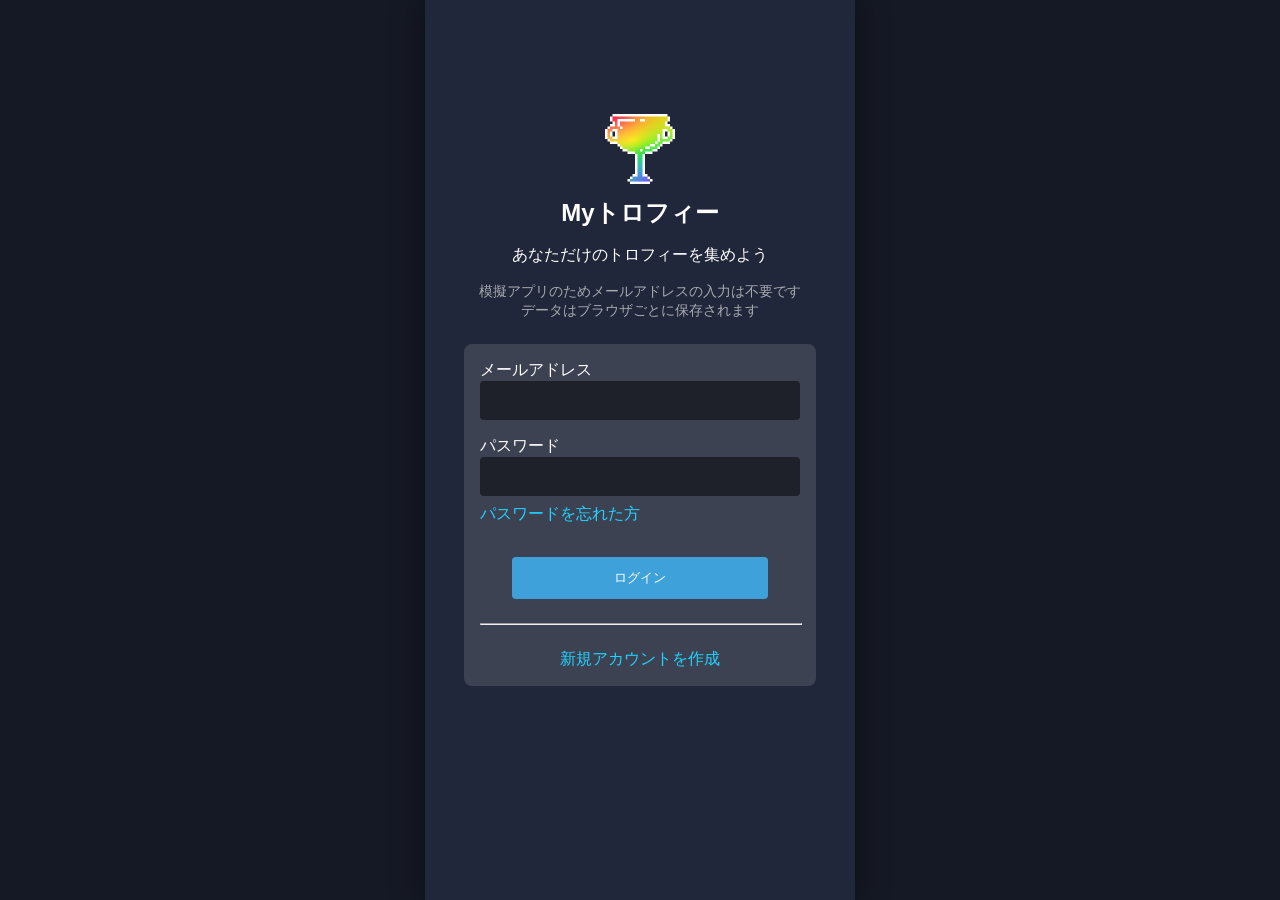
<file: index.html>
<!DOCTYPE html>
<html lang="ja">
<head>
    <meta charset="UTF-8">
    <meta name="viewport" content="width=device-width, initial-scale=1.0">
    <title>Trophy App</title>
    <link rel="stylesheet" href="all.css">
	<link rel="icon" href="image/icon/favicon.png">
    <link rel="apple-touch-icon" href="image/icon/app-icon.png">
    <script src="all.js" defer></script>
</head>
<body>
<header class="app-header">
    <button class="header-back hidden">
        <img src="image/icon/back.webp" alt="戻る" class="header-back hidden">
    </button>
    <h1 class="header-title">トロフィー一覧</h1>
    <div class="header-right">
        <button class="header-search">
            <img src="image/icon/search.webp" alt="検索" class="header-img">
        </button>
        <button class="header-setting">
            <img src="image/icon/settings.webp" alt="設定" class="header-img" >
        </button>
    </div>
</header>
<section class="trophy-summary">
    <h2>レアリティ別トロフィー一覧</h2>
    <div class="trophy-container">
        <button class="trophy-card" data-rarity="rainbow">
            <img src="image/icon/rainbow.webp" alt="">
            <p class="trophy-progress">
                <span class="current">○○○</span>
                    /
                <span class="total">○○○</span>
            </p>
            <div
                class="rarity-progress-bar"
                role="progressbar"
                aria-valuemin="0"
                aria-valuemax="100"
                aria-valuenow="0"
            >
    <div class="rarity-progress-fill"></div>
</div>
        </button>

        <button class="trophy-card" data-rarity="gold">
            <img src="image/icon/gold.webp" alt="">
            <p class="trophy-progress">
                <span class="current">○○○</span>
                    /
                <span class="total">○○○</span>
            </p>
            <div
                class="rarity-progress-bar"
                role="progressbar"
                aria-valuemin="0"
                aria-valuemax="100"
                aria-valuenow="0"
            >
    <div class="rarity-progress-fill"></div>
</div>
        </button>

        <button class="trophy-card" data-rarity="silver">
            <img src="image/icon/silver.webp" alt="">
            <p class="trophy-progress">
                <span class="current">○○○</span>
                    /
                <span class="total">○○○</span>
            </p>
            <div
                class="rarity-progress-bar"
                role="progressbar"
                aria-valuemin="0"
                aria-valuemax="100"
                aria-valuenow="0"
            >
    <div class="rarity-progress-fill"></div>
</div>
        </button>

        <button class="trophy-card" data-rarity="bronze">
            <img src="image/icon/bronze.webp" alt="">
            <p class="trophy-progress">
                <span class="current">○○○</span>
                    /
                <span class="total">○○○</span>
            </p>
            <div
                class="rarity-progress-bar"
                role="progressbar"
                aria-valuemin="0"
                aria-valuemax="100"
                aria-valuenow="0"
            >
    <div class="rarity-progress-fill"></div>
</div>
        </button>
    </div>
    <h2>カテゴリー一覧</h2>
</section>
<div class="trophy-popup" id="trophy-popup">
    <div class="trophy-popup-container">
        <button class="popup-close-button">
            ▼
        </button>
        <div class="popup-content">
            <img
                class="popup-trophy-image"
                src=""
                alt="">
            <p class="popup-progress">
                <span class="popup-current"></span>
                /
                <span class="popup-total"></span>
            </p>
            <div class="popup-progress-bar">
                <div
                    class="popup-progress-fill"
                    id="popup-progress-fill">
                </div>
            </div>
            <div id="trophy-list"></div>
        </div>
    </div>
</div>
<main class="category-list">
    <div id="category-list-container"></div>
        <button class="add-button" id="category-add-button">
            <span class="add-icon">＋</span>
            <span class="add-text">
                    カテゴリーを追加
            </span>
        </button>        
    </main>
    <div class="category-overlay" id="trophy-overlay"></div>
    <div class="category-menu" id="trophy-menu">
    <button class="category-menu-item" id="rename-trophy">
        名前変更
    </button>
    <button class="category-menu-item" id="trophy-image">
        画像変更
    </button>
    <button class="category-menu-item" id="change-category">
        カテゴリー変更
    </button>
    <button class="category-menu-item" id="change-rarity">
        レアリティ変更
    </button>
    <button class="category-menu-item" id="toggle-complete">
        クリア済みにする
    </button>
    <button class="category-menu-item" id="change-complete-date">
        クリア日時変更
    </button>
    <button class="category-menu-item delete" id="delete-trophy">
        削除
    </button>
</div>
<div class="category-overlay" id="category-overlay"></div>
<div class="category-menu" id="category-menu">
    <button class="category-menu-item" id="rename-category">
        名前変更
    </button>
    <button class="category-menu-item" id="category-image">
        画像変更
    </button>
    <button class="category-menu-item delete" id="delete-category">
        削除
    </button>
</div>
<div
    class="edit-name-modal"
    id="category-modal">
    <div class="edit-name-modal-content">
        <h2 class="edit-name-modal-title">
            カテゴリーを作成
        </h2>
        <!-- 画像 -->
        <div class="edit-image-preview-wrapper">
            <img
                class="edit-image-preview"
                id="category-create-preview"
                src="image/icon/default.webp"
                alt="カテゴリー画像のプレビュー">

            <button
                type="button"
                class="image-preview-reset"
                id="category-create-image-reset">
                ×
            </button>
        </div>
        <input
            type="file"
            id="category-create-image"
            accept="image/*"
            hidden>
        <button
            type="button"
            class="edit-image-select-button"
            id="category-create-select-image">
            画像を選択
        </button>
        <!-- 名前 -->
        <input
            type="text"
            class="edit-name-input"
            id="category-create-name"
            maxlength="30"
            placeholder="カテゴリー名を入力">
        <!-- 操作ボタン -->
        <div class="edit-name-modal-buttons">
            <button
                type="button"
                class="edit-name-cancel-button"
                id="cancel-button">
                キャンセル
            </button>
            <button
                type="button"
                class="edit-name-confirm-button"
                id="create-button">
                作成
            </button>
        </div>
    </div>
</div>
<div class="edit-name-modal" id="edit-name-modal">
    <div class="edit-name-modal-content" id="rename-category">
        <h2 class="edit-name-modal-title" id="edit-name-modal-title">
            名前変更
        </h2>
        <div class="edit-main-title-field">
            <label
                class="edit-input-label"
                id="edit-name-label"
                for="edit-name-input">
                トロフィー名
            </label>
            <input
                type="text"
                class="edit-name-input"
                id="edit-name-input"
                maxlength="30"
                placeholder="トロフィー名を入力">
        </div>
            <div
            class="edit-subtitle-field"
            id="edit-subtitle-field"
            hidden>
            <label
            class="edit-input-label"
            for="edit-subtitle-input">
                サブテキスト
            </label>
            <input
                type="text"
                class="edit-name-input"
                id="edit-subtitle-input"
                maxlength="30"
                placeholder="サブテキストを入力">
            </div>
            <div class="edit-name-modal-buttons">
            <button
                type="button"
                class="edit-name-cancel-button"
                id="edit-name-cancel-button">
                キャンセル
            </button>
            <button
                type="button"
                class="edit-name-confirm-button"
                id="edit-name-confirm-button">
                変更
            </button>
        </div>
    </div>
</div>
<div class="edit-image-modal" id="edit-image-modal">

    <div class="edit-image-modal-content">

        <h2 class="edit-image-modal-title" id="edit-image-modal-title">
            画像変更
        </h2>

        <div class="edit-image-preview-wrapper">

            <img
                class="edit-image-preview"
                id="edit-image-preview"
                src="image/icon/default.webp"
                alt="選択した画像のプレビュー"
            >
            <button
                type="button"
                class="image-preview-reset"
                id="create-trophy-image-reset">
                ×
            </button>
        </div>

        <input
            type="file"
            id="edit-image-input"
            accept="image/*"
            hidden
        >

        <button
            type="button"
            class="edit-image-select-button"
            id="edit-image-select-button"
        >
            画像を選択
        </button>

        <div class="edit-image-modal-buttons">

            <button
                type="button"
                class="edit-image-cancel-button"
                id="edit-image-cancel-button"
            >
                キャンセル
            </button>

            <button
                type="button"
                class="edit-image-confirm-button"
                id="edit-image-confirm-button"
            >
                変更
            </button>

        </div>

    </div>

</div>
<div class="change-category-modal" id="change-category-modal">
    <div class="change-category-modal-content">
        <h2
            class="change-category-modal-title"
            id="change-category-modal-title">
            カテゴリー変更
        </h2>
        <div
            class="change-category-list"
            id="change-category-list">
        </div>
        <div class="change-category-modal-buttons">
            <button
                type="button"
                class="change-category-cancel-button"
                id="change-category-cancel-button">
                キャンセル
            </button>
            <button
                type="button"
                class="change-category-confirm-button"
                id="change-category-confirm-button">
                変更
            </button>
        </div>
    </div>
</div>
<div
    class="change-rarity-modal"
    id="change-rarity-modal"
>
    <div class="change-rarity-modal-content">
        <h2 class="change-rarity-modal-title">
            レアリティ変更
        </h2>
        <div
            class="change-rarity-list"
            id="change-rarity-list"
        ></div>
        <div class="change-rarity-modal-buttons">
            <button
                type="button"
                class="change-rarity-cancel-button"
                id="change-rarity-cancel-button"
            >
                キャンセル
            </button>
            <button
                type="button"
                class="change-rarity-confirm-button"
                id="change-rarity-confirm-button"
            >
                変更
            </button>
        </div>
    </div>
</div>
<div class="change-complete-date-modal" id="change-complete-date-modal">
    <div class="change-complete-date-modal-content">
        <h2 class="change-complete-date-modal-title">
            クリア日時を変更
        </h2>
        <input
            type="date"
            class="change-complete-date-input"
            id="change-complete-date-input"
        >
        <div class="change-complete-date-modal-buttons">
            <button
                type="button"
                class="change-complete-date-cancel-button"
                id="change-complete-date-cancel-button"
            >
                キャンセル
            </button>
            <button
                type="button"
                class="change-complete-date-confirm-button"
                id="change-complete-date-confirm-button"
            >
                変更
            </button>
        </div>
    </div>
</div>
<div
    class="delete-trophy-modal"
    id="delete-trophy-modal"
>
    <div class="delete-trophy-modal-content">
        <h2 class="delete-trophy-modal-title">
            トロフィーを削除しますか？
        </h2>
        <p class="delete-trophy-modal-text">
            この操作は取り消せません。
        </p>
        <div class="delete-trophy-modal-buttons">
            <button
                type="button"
                class="delete-trophy-cancel-button"
                id="delete-trophy-cancel-button"
            >
                キャンセル
            </button>
            <button
                type="button"
                class="delete-trophy-confirm-button"
                id="delete-trophy-confirm-button"
            >
                削除
            </button>
        </div>
    </div>
</div>
<div
    class="delete-category-modal"
    id="delete-category-modal"
>
    <div class="delete-category-modal-content">
        <h2 class="delete-category-modal-title">
            カテゴリーを削除しますか？
        </h2>
        <p class="delete-category-modal-text">
            この操作は取り消せません。
        </p>
        <div class="delete-category-modal-buttons">
            <button
                type="button"
                class="delete-category-cancel-button"
                id="delete-category-cancel-button"
            >
                キャンセル
            </button>
            <button
                type="button"
                class="delete-category-next-button"
                id="delete-category-next-button"
            >
                確認
            </button>
        </div>
    </div>
</div>
<div
    class="delete-category-final-modal"
    id="delete-category-final-modal"
>
    <div class="delete-category-final-modal-content">
        <h2 class="delete-category-final-modal-title">
            本当に削除しますか？
        </h2>
        <p class="delete-category-final-modal-text">
            中に入っているトロフィーもすべて削除されます。
        </p>
        <div class="delete-category-final-modal-buttons">
            <button
                type="button"
                class="delete-category-final-cancel-button"
                id="delete-category-final-cancel-button"
            >
                戻る
            </button>
            <button
                type="button"
                class="delete-category-final-confirm-button"
                id="delete-category-final-confirm-button"
            >
                削除
            </button>
        </div>
    </div>
</div>
<div
    id="trophy-notification"
    class="trophy-notification"
>
    <img
        id="trophy-notification-image"
        class="trophy-notification-image"
        src=""
        alt=""
    >
    <div class="trophy-notification-info">
        <p class="trophy-notification-label">
            クリア済み ✓
        </p>
        <div class="trophy-notification-title-row">
            <img
                id="trophy-notification-rarity"
                class="trophy-notification-rarity"
                src=""
                alt=""
            >
            <p
                id="trophy-notification-title"
                class="trophy-notification-title"
            ></p>
        </div>
        <p
            id="trophy-notification-subtitle"
            class="trophy-notification-subtitle"
        ></p>
    </div>
</div>

<!-- チュートリアルポップアップ-->
<div
    id="tutorial-modal"
    class="tutorial-modal"
>
    <div class="tutorial-modal-content">
        <p>
            カテゴリー、トロフィーを作成して<br>
            オリジナルのトロフィーを獲得しよう！
        </p>
        <p>
            初めからあるトロフィーにも<br>挑戦してみよう！
        </p>
        <button
            id="tutorial-ok-button"
            type="button"
        >
            OK
        </button>
    </div>
</div>
</body>
</html>
</file>
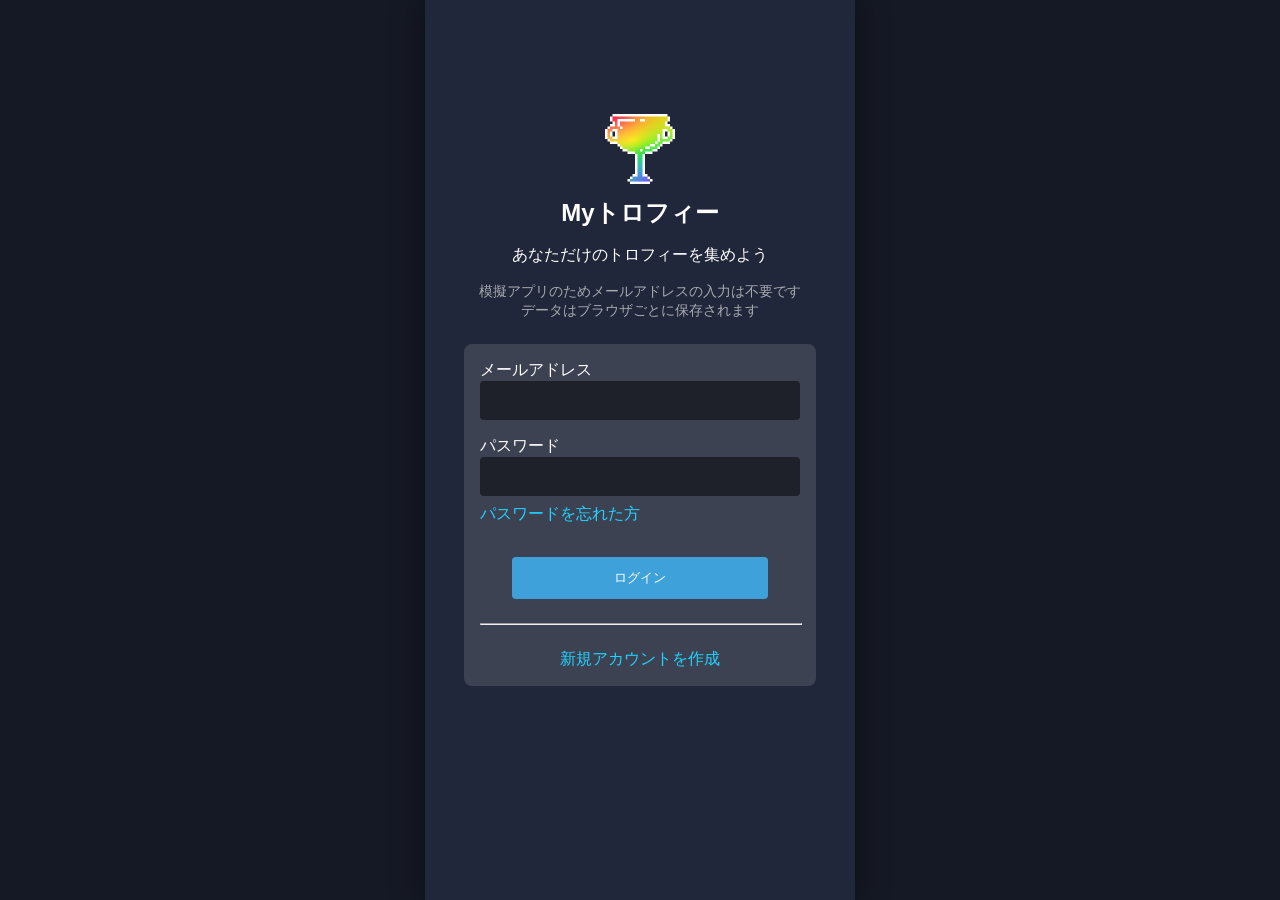
<file: login.html>
<!DOCTYPE html>
<html lang="ja">
<head>
    <meta charset="UTF-8">
    <meta name="viewport" content="width=device-width, initial-scale=1.0">
    <title>Trophy App</title>
    <link rel="stylesheet" href="all.css">
    <link rel="icon" href="image/icon/favicon.png">
    <link rel="apple-touch-icon" href="image/icon/app-icon.png">
    <script src="all.js" defer></script>
</head>
<body>
    <main class="login">
        <div class="login-header">
            <img src="image/icon/rainbow.webp" class="login-logo">
            <h1 class="login-title">Myトロフィー</h1>
            <p class="login-subtitle">あなただけのトロフィーを集めよう</p>
            <p class="login-subtext">模擬アプリのためメールアドレスの入力は不要です<br>
                                    データはブラウザごとに保存されます</p>
        </div>
        <div class="login-container">
            <form class="login-form">
                <div class="form-group">
                    <label for="email">メールアドレス</label>
                    <input
                        type="email"
                        id="email"
                        name="email"
                        placeholder=""
                        required>
                </div>
                <div class="form-group">
                    <label for="password">パスワード</label>
                    <input
                        type="password"
                        id="password"
                        name="password"
                        placeholder=""
                        required>
                    <a href="#" class="login-link">パスワードを忘れた方</a>
                </div>
                <button type="submit" class="login-button" id="login-button">
                    ログイン
                </button>
            </form>
            <hr class="login-line">
            <a href="sigunup.html" class="login-link">新規アカウントを作成</a>
        </div>
    </main>
</body>
</html>
</file>
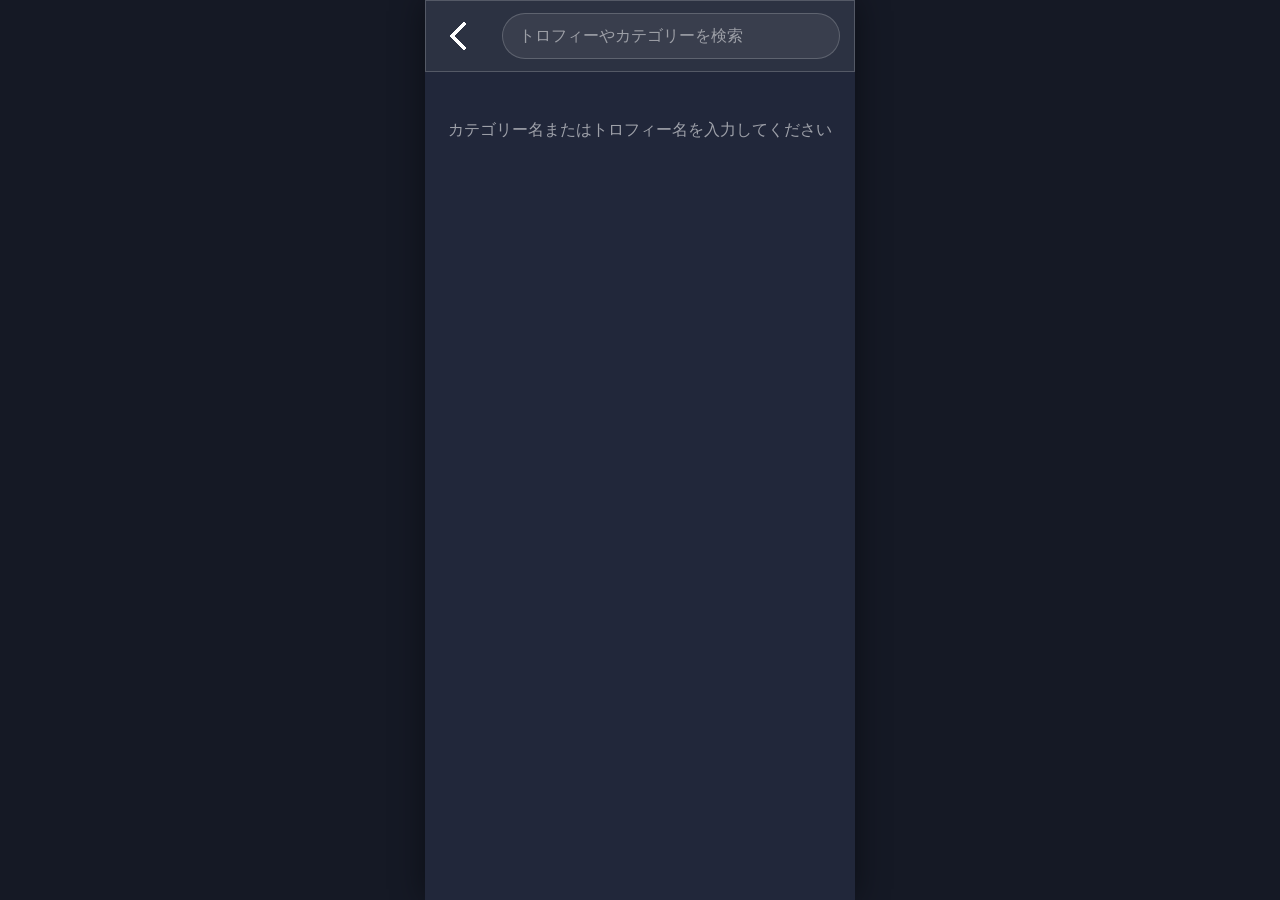
<file: search.html>
<!DOCTYPE html>
<html lang="ja">

<head>
    <meta charset="UTF-8">
    <meta
        name="viewport"
        content="width=device-width, initial-scale=1.0">

    <title>Trophy App</title>
    <link rel="stylesheet" href="all.css">
	<link rel="icon" href="image/icon/favicon.png">
    <link rel="apple-touch-icon" href="image/icon/app-icon.png">
    <script src="all.js" defer></script>
</head>
<body>
    <!-- ヘッダー -->
<header class="app-header search-page-header">

    <button
        type="button"
        class="header-back"
        id="search-back-button"
        aria-label="戻る"
    >
        <img
            src="image/icon/back.webp"
            alt=""
            class="header-img"
        >
    </button>

    <form
        class="search-form"
        id="search-form"
    >
        <input
            type="search"
            class="search-input"
            id="search-input"
            placeholder="トロフィーやカテゴリーを検索"
            autocomplete="off"
        >
    </form>

</header>
<main class="search-page">

    <p
        class="search-guide"
        id="search-guide"
    >
        カテゴリー名またはトロフィー名を入力してください
    </p>

    <p
        class="search-empty"
        id="search-empty"
        hidden
    >
        該当するカテゴリーやトロフィーはありません
    </p>

    <section
        class="search-result-section"
        id="search-category-section"
        hidden
    >
        <h2 class="search-result-title">
            カテゴリー
        </h2>

        <div
            class="search-result-list"
            id="search-category-results"
        ></div>
    </section>

    <section
        class="search-result-section"
        id="search-trophy-section"
        hidden
    >
        <h2 class="search-result-title">
            トロフィー
        </h2>

        <div
            class="search-result-list"
            id="search-trophy-results"
        ></div>
    </section>

</main>
</body>
</html>
</file>
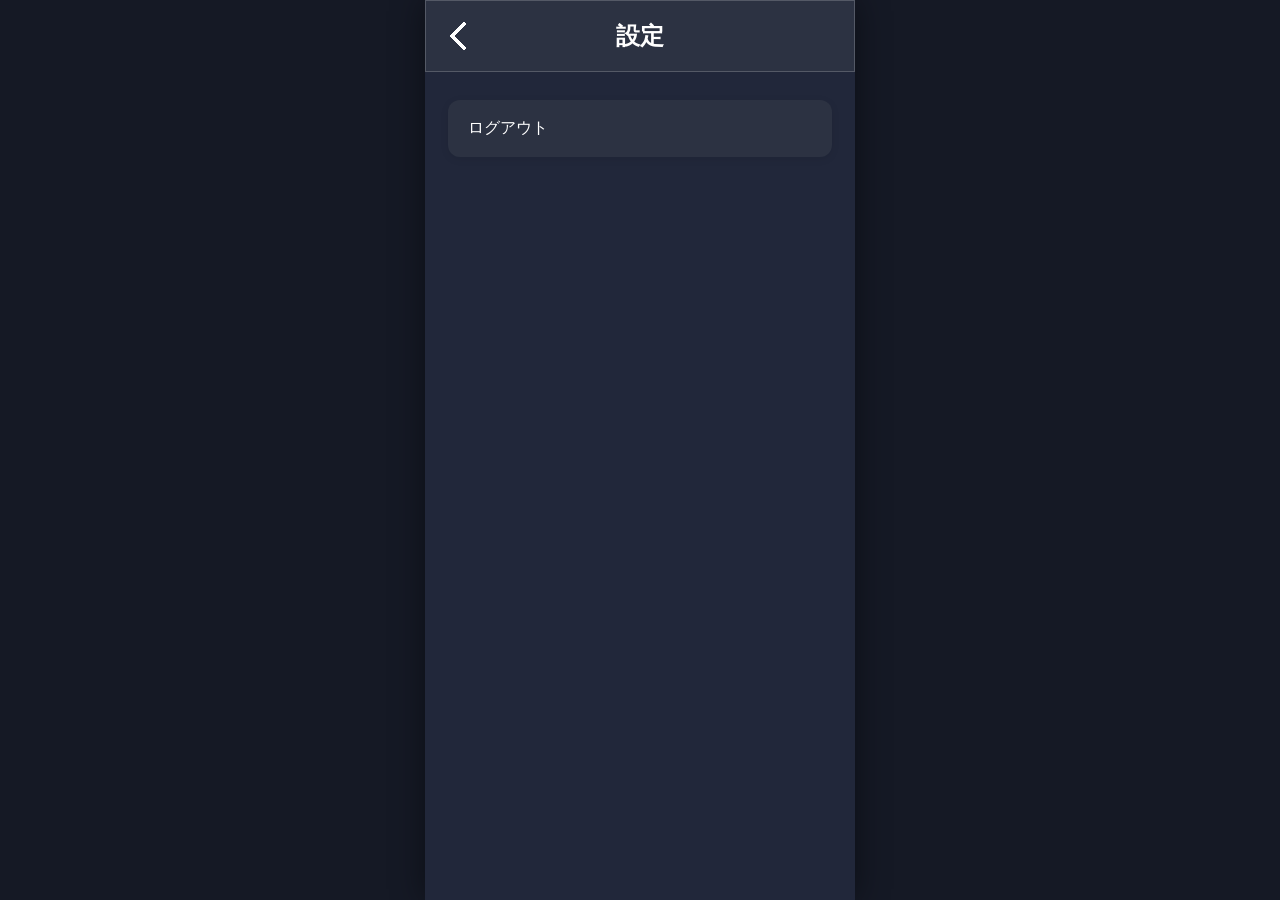
<file: settings.html>
<!DOCTYPE html>
<html lang="ja">
<head>
    <meta charset="UTF-8">
    <meta name="viewport" content="width=device-width, initial-scale=1.0">
    <title>Trophy App</title>
    <link rel="stylesheet" href="all.css">
	<link rel="icon" href="image/icon/favicon.png">
    <link rel="apple-touch-icon" href="image/icon/app-icon.png">
    <script src="all.js" defer></script>
</head>
<body>
<header class="app-header">
    <button
        type="button"
        class="header-back"
        id="search-back-button"
        aria-label="戻る"
    >
        <img
            src="image/icon/back.webp"
            alt=""
            class="header-img"
        >
    </button>

    <h1 class="header-title">設定</h1>
</header>
<main>
    <section class="settings">
    <div class="settings-item" id="logout-button">
        <span>ログアウト</span>
    </div>
    </section>
</main>
<div class="logout-modal" id="logout-modal">
    <div class="logout-modal-content">

        <h2 class="logout-modal-title">
            ログアウト
        </h2>

        <p class="logout-modal-text">
            ログアウトしますか？
        </p>

        <div class="logout-modal-buttons">
            <button
                type="button"
                class="logout-cancel-button"
                id="logout-no"
            >
                いいえ
            </button>

            <button
                type="button"
                class="logout-confirm-button"
                id="logout-yes"
            >
                はい
            </button>
        </div>

    </div>
</div>
</body>
</html>
</file>
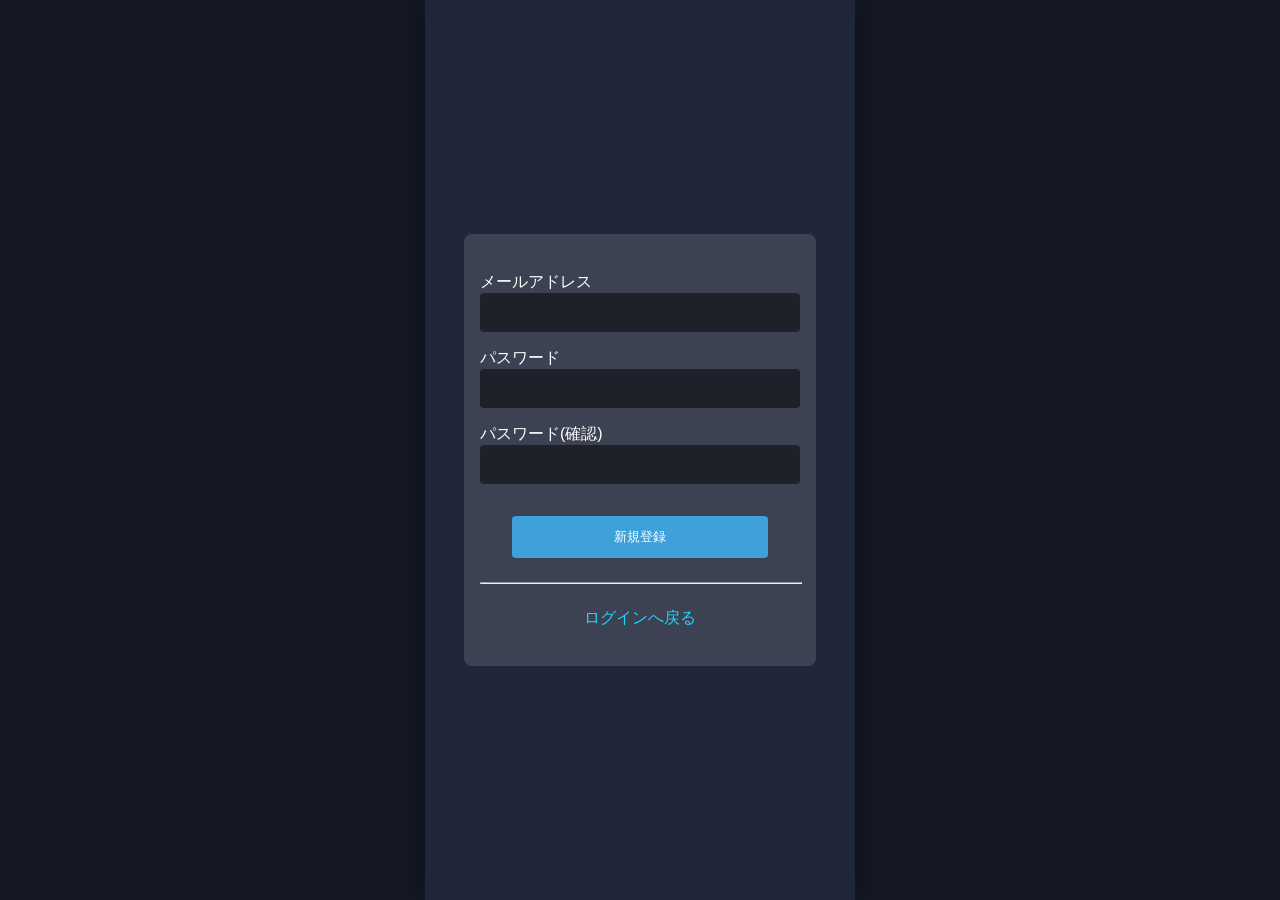
<file: sigunup.html>
<!DOCTYPE html>
<html lang="ja">
<head>
    <meta charset="UTF-8">
    <meta name="viewport" content="width=device-width, initial-scale=1.0">
    <title>Trophy App</title>
    <link rel="stylesheet" href="all.css">
	<link rel="icon" href="image/icon/favicon.png">
    <link rel="apple-touch-icon" href="image/icon/app-icon.png">
    <script src="all.js" defer></script>
</head>
<body>
    <main class="login new-user">
        <div class="login-container new-user-container">
            <form class="login-form">
                <div class="form-group">
                    <label for="password">メールアドレス</label>
                    <input
                        type="new-email"
                        id="new-email"
                        name="new-email"
                        placeholder=""
                        required>
                </div>
                <div class="form-group">
                    <label for="password">パスワード</label>
                    <input
                        type="new-password"
                        id="new-password"
                        name="new-password"
                        placeholder=""
                        required>
                </div>
                <div class="form-group">
                    <label for="password">パスワード(確認)</label>
                    <input
                        type="new-password-confirm"
                        id="new-password-confirm"
                        name="new-password-confirm"
                        placeholder=""
                        required>
                </div>
                <button type="submit" class="login-button" id="new-user-button">
                    新規登録
                </button>
            </form>
            <hr class="login-line">
            <a href="login.html" class="login-link">ログインへ戻る</a>
        </div>
    </main>
</body>
</html>
</file>
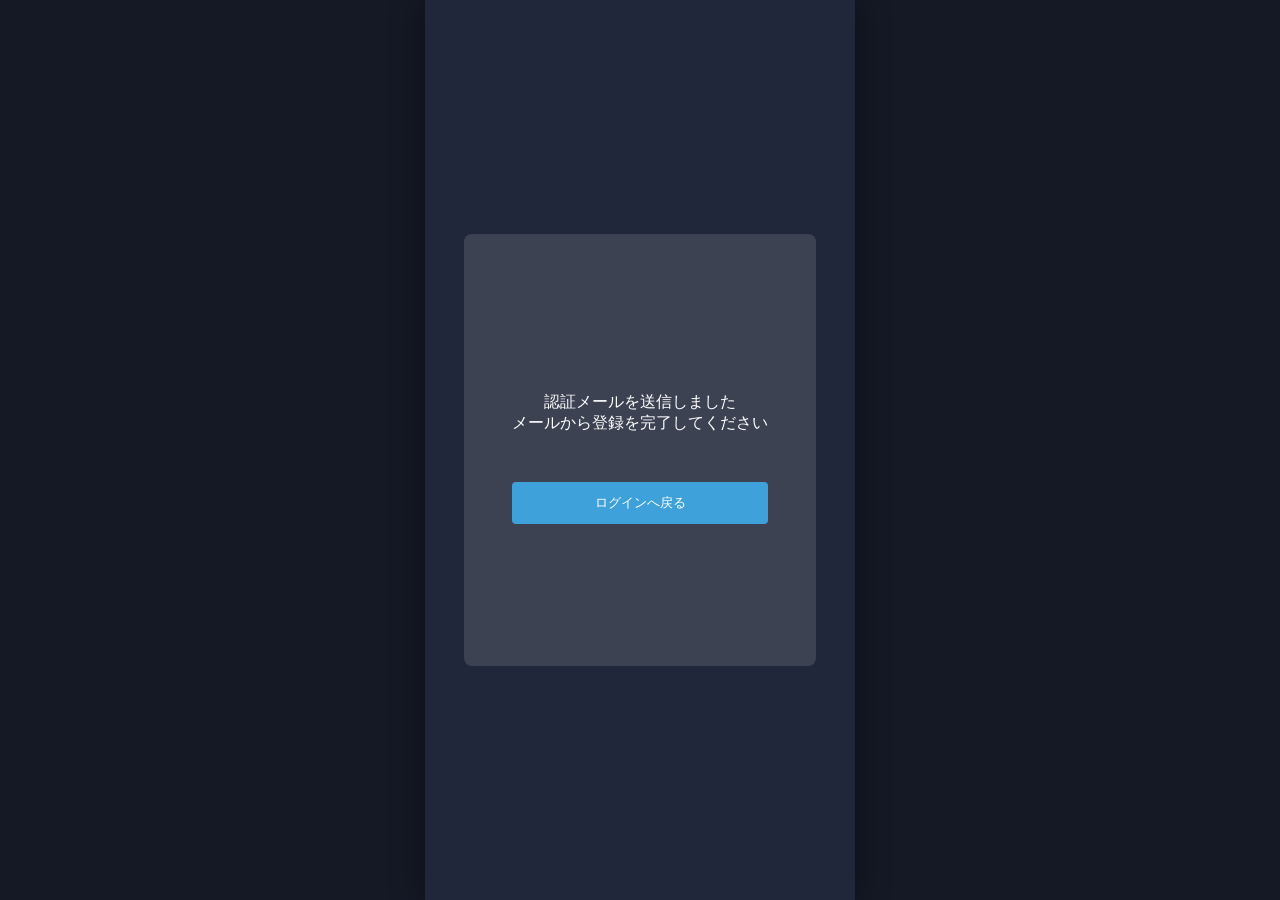
<file: sigunupmail.html>
<!DOCTYPE html>
<html lang="ja">
<head>
    <meta charset="UTF-8">
    <meta name="viewport" content="width=device-width, initial-scale=1.0">
    <title>Trophy App</title>
    <link rel="stylesheet" href="all.css">
	<link rel="icon" href="image/icon/favicon.png">
    <link rel="apple-touch-icon" href="image/icon/app-icon.png">
    <script src="all.js" defer></script>
</head>
<body>
    <main class="login new-user">
        <div class="login-container new-user-container">
            <form class="login-form">
                <div class="form-group">
                    <p>
                        認証メールを送信しました<br>
                        メールから登録を完了してください
                    </p>
                </div>
                <button type="submit" class="login-button" id="back-login-button">
                    ログインへ戻る
                </button>
            </form>
        </div>
    </main>
</body>
</html>
</file>
<file: all.css>
/*共通*/
body {
    margin: 0;
    padding: 0;
    font-family: Arial, sans-serif;
    background-color: #21273a;
    color: #ffffff;
    min-height: 100vh;
}

h1{
    font-size: 1.5rem;
}

h2{
    margin: 1rem 0;
    font-size: 1.25rem;
    line-height: 1;
}

h3{
    margin: 1rem 0;
    font-size: 1.1rem;
    line-height: 1;
}

/*ログイン画面 登録画面*/
.login {
    width: 100%;
    min-height: 90vh;
    display: flex;
    flex-flow: column;
    justify-content: center;
    align-items: center;
    box-sizing: border-box;
}

.new-user {
    min-height: 100vh;
}

.login-container {
    background-color: #ffffff20;
    margin: 1rem;
    padding: 1rem;
    display: flex;
    flex-flow: column;
    justify-content: center;
    align-items: center;
    gap: 1rem;
    border-radius: 0.5rem;
}

.new-user-container {
    height: 25rem;
}

.login-header {
    display: flex;
    flex-flow: column;
    justify-content: center;
    align-items: center;
}

.login-logo {
    width: 5rem;
    height: auto;
}

.login-title {
    font-size: 1.5rem;
    font-weight: bold;
    margin-top: 0.5rem;
    margin-bottom: 0.5rem;
    
}

.login-subtitle {
    font-size: 1rem;
    margin-top: 0.5rem;
    margin-bottom: 0.5rem;
}

.login-subtext  {
    font-size: 0.9rem;
    margin-top: 0.5rem;
    margin-bottom: 0.5rem;
    color: #ffffff9a;
    text-align: center;
}

.login-form {
    display: flex;
    flex-flow: column;
    justify-content: center;
    align-items: center;
    gap: 1rem;
}

.form-group {
    width: 20rem;
    display: flex;
    flex-flow: column;
    justify-content: center;
    align-items: left;
}

.form-group label {
    width: 100%;
}

.form-group input {
    padding-top: 0.75rem;
    padding-bottom: 0.75rem;
    background-color: #00000080;
    color: #ffffff;
    border: none;
    border-radius: 0.25rem;
}

.form-group a {
    width: 100%;
    margin-top: 0.5rem;
}

.form-group p {
    width: 100%;
    text-align: center;
}

.login-button {
    width: 80%;
    padding-top: 0.75rem;
    padding-bottom: 0.75rem;
    background-color: #3fa1da;
    color: #ffffff;
    border: none;
    border-radius: 0.25rem;
    margin-top: 1rem;
}

.login-line {
    width: 100%;
}

.login-link {
    color: #21d3ff;
    text-decoration: none;
}

/* ヘッダー */
.app-header{
    position: fixed;
    top: 0;
    left: 0;
    display: grid;
    grid-template-columns: 5rem 1fr 5rem;
    align-items: center;
    width: 100%;
    height: 4.5rem;
    padding: 0 1rem;
    box-sizing: border-box;
    background-color: #2c3242;
    border: 0.1rem solid #ffffff30;
    z-index: 1000;
}

.header-back{
    display: flex;
    align-items: center;
    justify-content: flex-start;
    width: 3rem;
    height: 3rem;
    padding: 0;
    background: none;
    border: none;
    cursor: pointer;
    justify-self: start;
}

.header-title{
    margin: 0;
    text-align: center;
    line-height: 1;
    justify-self: center;
}

.header-right{
    display: flex;
    align-items: center;
    justify-content: flex-end;
    gap: 0.5rem;
    justify-self: end;
}

.header-search,
.header-setting{
    display: flex;
    align-items: center;
    justify-content: center;
    width: 2rem;
    height: 2rem;
    padding: 0;
    background: none;
    border: none;
    cursor: pointer;
}

.header-img{
    display: block;
    width: 2rem;
    height: 2rem;
    object-fit: contain;
}

.header-back.hidden{
    visibility: hidden;
    pointer-events: none;
}

/* レアリティ別トロフィー */
.trophy-summary{
    position: fixed;
    top: 4.5rem;
    left: 0;
    width: 100%;
    text-align: center;
    background-color: #21273a;
    z-index: 100;
}

.trophy-container{
    display: grid;
    grid-template-columns: repeat(4, 1fr);
    gap: 0.5rem;
    padding: 0rem 0.5rem;
    box-sizing: border-box;
    z-index: 90;
}

.trophy-card{
    display: flex;
    flex-direction: column;
    align-items: center;
    justify-content: space-between;
    height: 8rem;
    padding: 0.8rem;
    border: 0.1rem solid #ffffff30;
    border-radius: 0.8rem;
    background-color: #ffffff10;
    color: #ffffff;
    cursor: pointer;
}

.trophy-card img{
    width: 3.5rem;
    object-fit: contain;
}

.trophy-progress {
    width: 100%;
    margin: 0.25rem 0;
    text-align: center;
}

.rarity-progress-bar {
    width: 100%;
    height: 0.5rem;
    overflow: hidden;
    border-radius: 999rem;
    background: #555555;
}

.rarity-progress-fill {
    width: 0%;
    height: 100%;
    border-radius: 999rem;
    background: linear-gradient(
        90deg,
        #3fa1da,
        #3f5bda
    );
    transition: width 0.3s;
}

/* カテゴリー一覧 */
.category-wrapper{
    position: relative;
    width: 100%;
    margin-bottom: 0.5rem;
}

.category-list{
    display: flex;
    flex-direction: column;
    align-items: center;
    padding: 19rem 0.5rem 0rem 0.5rem;
}

#category-list-container {
    width: 100%;
    display: flex;
    flex-direction: column;
}

.category-card{
    display: flex;
    align-items: center;
    width: 100%;
    height: 6rem;
    padding: 0.8rem;
    border: 0.1rem solid #ffffff30;
    border-radius: 1rem;
    background: #ffffff10;
    color: #ffffff;
    cursor: pointer;
}

.category-image{
    flex-shrink: 0;
    width: 5rem;
    height: 5rem;
    overflow: hidden;
    border-radius: 0.75rem;
    background-color: #ffffff10;
}

.category-photo{
    width: 100%;
    height: 100%;
    object-fit: contain;
}


.category-info{
    flex: 1;
    display: flex;
    flex-direction: column;
    text-align: left;
    margin-left: 1rem;
    gap: 0.25rem;
}

.category-title{
    margin: 0;
    font-weight: bold;
    padding-right: 4rem;
}


.category-progress{
    margin: 0;
    font-size: 0.25rem 0;
    text-align: right;
    margin-right: 3rem;
}


.progress-bar{
    margin-right: 3rem;
    height: 0.5em;
    background:#555555;
    border-radius:999rem;
    overflow:hidden;
}

.progress-fill{
    width:0%;
    height:100%;
    background:linear-gradient(
        90deg,
        #3fa1da,
        #3f5bda
    );
    border-radius:999rem;
    transition:width .3s;
}

.category-wrapper,
.trophy-item {
    user-select: none;
    -webkit-user-select: none;
    -webkit-touch-callout: none;

    /* カード本体は普通に縦スクロール */
    touch-action: pan-y;
}

/* ドラッグハンドル */

.category-drag-handle,
.trophy-drag-handle {
    position: absolute;
    right: 0.5rem;
    top: 50%;
    transform: translateY(-50%);
    width: 2rem;
    height: 5rem;
    display: flex;
    justify-content: center;
    align-items: center;
    padding: 0;
    border: none;
    border-radius: 0.5rem;
    background: #ffffff18;
    color: #ffffff;
    font-size: 1.2rem;
    line-height: 1;
    cursor: grab;
    user-select: none;
    -webkit-user-select: none;
    /* ここだけブラウザスクロールさせない */
    touch-action: none;
    z-index: 20;
}

.category-drag-handle:active,
.trophy-drag-handle:active {
    cursor: grabbing;
}

/* 元の場所を示す薄いカード */
.category-wrapper.dragging,
.trophy-item.dragging {
    opacity: 0.2;
}

.popup-content .trophy-item {
    touch-action: pan-y;
}

/* 指についてくる複製 */
.category-drag-preview,
.trophy-drag-preview {
    position: fixed;
    z-index: 5000;
    margin: 0;
    opacity: 0.9;
    pointer-events: none;
    transform: scale(1.03);
    box-shadow: 0 0.75rem 2rem #00000080;
}

body.category-dragging,
body.trophy-dragging {
    overflow: hidden;
}

body.category-dragging {
    overflow: hidden;
}
body.trophy-dragging {
    overflow: hidden;
}

.category-drop-indicator,
.trophy-drop-indicator {
    width: 100%;
    height: 0.3rem;
    margin: 0.4rem 0;
    border-radius: 999rem;
    background: #3fa1da;
    box-shadow: 0 0 0.5rem #3fa1da;
    pointer-events: none;
}

.trophy-item.trophy-drag-preview {
    position: fixed;
    margin: 0;
}
/* レアリティごとのクリア率 */

.popup-progress-bar {
    height: 0.6rem;
    overflow: hidden;
    margin-bottom: 1rem;
    margin-left: 0.5rem;
    margin-right: 0.5rem;
    border-radius: 999rem;
    background: #555555;
}

.popup-progress-fill {
    width: 0%;
    height: 100%;
    border-radius: 999rem;
    background: linear-gradient(
        90deg,
        #3fa1da,
        #3f5bda
    );
    transition: width 0.3s ease;
}

.category-setting{
    position: absolute;
    top: .5rem;
    right: 3rem;
    width: 2rem;
    height: 2rem;
    display: flex;
    justify-content: center;
    align-items: center;
    border: none;
    border-radius: 50%;
    background: #ffffff1f;
    border: 0.1rem solid #ffffff30;
    cursor: pointer;
    z-index: 30;
}

.category-setting img{
    width: 1.5rem;
    height: 1.5rem;
    transition: transform .25s ease;
}

/* メニューが開いている状態 */
.category-setting.open img{
    transform: rotate(45deg);
}

/* カテゴリー追加 */
.add-button{
    display: flex;
    flex-direction: column;
    justify-content: center;
    align-items: center;
    width: 100%;
    height: 6rem;
    padding: 0.8rem;
    border: 0.1rem dashed #ffffff30;
    border-radius: 1rem;
    background: #ffffff1f;
    cursor: pointer;
    transition: .2s;
}

.add-icon{
    font-size: 2.5rem;
    font-weight: bold;
    line-height: 1;
    color: #ffffff;
}

.add-text{
    margin-top: .5rem;
    font-size: 1rem;
    color: #ffffff;
}

/*　レアリティごとポップアップ　*/
.trophy-popup{
    position:fixed;
    inset:0;
    display:none;
    justify-content:center;
    align-items:flex-end;
    z-index:2000;
}

.trophy-popup.show{
    display:flex;
}

.trophy-popup-container{
    pointer-events:auto;
    position: absolute;
    top: 16rem;
    left: 0;
    right: 0;
    max-width: 40rem;
    height: calc(100vh - 16.5rem);
    margin-left: 0.5rem;
    margin-right: 0.5rem;
    margin-bottom: 0.5rem;
    background: #21273a;
    border:0.1rem solid #ffffff30;
    border-radius:1rem;
    display: flex;
    flex-direction: column;
    overflow: hidden;
}

.popup-close-button{
    width:100%;
    height:3.5rem;
    border:none;
    background:none;
    background-color:#ffffff10;
    color:#fff;
    font-size:2rem;
    cursor:pointer;
}

.popup-content{
    flex:1;
    overflow-y:auto;
    padding-left: 0.5rem;
    padding-right: 0.5rem;

    touch-action: pan-y;
    -webkit-overflow-scrolling: touch;
}

.popup-trophy-image{
    display:block;
    width:8rem;
    margin:auto;
}

.popup-progress{
    text-align:center;
    color:#fff;
    font-size:1.2rem;
}

/* カテゴリー設定メニュー */
.category-menu{
    position: fixed;
    display: none;
    flex-direction: column;
    width: 12rem;
    max-width: calc(100vw - 1rem);
    max-height: calc(100vh - 1rem);
    box-sizing: border-box;
    background: #2d303d;
    border: .1rem solid #ffffff20;
    border-radius: .5rem;
    overflow: hidden;
    box-shadow: 0 .5rem 1.5rem #00000066;
    z-index: 3000;
}

.category-menu.show{
    display: flex;
}

.category-menu-item{
    width:100%;
    padding:1rem;
    border:none;
    background:none;
    color:#fff;
    text-align:left;
    cursor:pointer;
    transition:.2s;
}

.category-menu-item.delete{
    color:#d9534f;
}

/* カテゴリー設定メニュー背景ブロック */
.category-overlay {
    position: fixed;
    inset: 0;
    display: none;
    z-index: 2500;
}

.category-overlay.show {
    display: block;
}


/* メニューをoverlayより上に表示 */
.category-menu {
    z-index: 3000;
}

/* カテゴリー追加確認ポップ */
.modal{
    position: fixed;
    inset: 0;
    display: none;
    justify-content: center;
    align-items: center;
    z-index: 1000;
    background: #000000a6;
}

.modal.show{
    display: flex;
}

.modal-box{
    width: 80%;
    padding: 1.5rem;
    border-radius: 0.5rem;
    background: #2d303d;
    border: 0.1rem solid #ffffff30;
    color: #fff;
    text-align: center;    
}

.modal-title{
    margin: 0;
    font-size: 1.2rem;
}

.modal-button{
    display: flex;
    justify-content: space-between;
    gap: 1rem;
    margin-top: 1.5rem;
}

.modal-cancel-button{
    flex: 1;
    height: 2.8rem;
    border: none;
    border-radius: 0.8rem;
    background: #ffffff1f;
    color: #fff;
    cursor: pointer;
}

.modal-create-button{
    flex: 1;
    height: 2.8rem;
    border: none;
    border-radius: 0.8rem;
    background: #3fa1da;
    color: #fff;
    cursor: pointer;
}

/*トロフィーカード*/

.trophy-item{
    position:relative;
    width:100%;
    margin-bottom:0.5rem;
}

.trophy-item-card{
    display:flex;
    align-items:center;
    width:100%;
    height:6rem;
    padding:.8rem;
    border:.1rem solid #ffffff30;
    border-radius: 0.8rem;
    background:#ffffff10;
    color:#fff;
    cursor:pointer;
}

.trophy-item-image{
    flex-shrink:0;
    width:5rem;
    height:5rem;
    overflow:hidden;
    border-radius:.75rem;
    background:#ffffff10;
}

.trophy-item-photo{
    width:100%;
    height:100%;
    object-fit:contain;
}

.trophy-item-info{
    flex:1;
    display:flex;
    flex-direction:column;
    justify-content:center;
    margin-left:1rem;
    margin-top: 1rem;
    margin-right: 4rem;
}

.trophy-item-title{
    margin:0;
    min-height:1.5rem;   /* タイトル行を固定 */
    display:flex;
    align-items:center;
}

.trophy-item-subtitle {
    width: 100%;
    margin: 0.15rem 0 0;
    min-height: 1.1rem;
    overflow: hidden;
    color: #ffffff90;
    font-size: 1rem;
    line-height: 1.1rem;
    text-align: left;
    text-overflow: ellipsis;
    white-space: normal;
}

.trophy-item-complete{
    margin-top:0.4rem;
    min-height:1.3rem;   /* クリア済み表示の場所を常に確保 */
    display:flex;
    align-items: baseline;
    color: #21d3ff;
    font-size: 1rem;
}

.trophy-item-complete.hidden{
    visibility:hidden;
}

.trophy-complete-date{
    margin-left: 1rem;
    font-size: 1rem;
    margin-bottom: 0rem;
}

.trophy-item-title {
    display: flex;
    align-items: center;
    gap: 0.4rem;
}

.trophy-rarity-icon {
    width: 1em;
    height: 1em;
    object-fit: contain;
    flex-shrink: 0;
}
/* クリア済みトロフィーの重ね表示 */
.trophy-item-completed {
    position: relative;
}

/* クリア済みトロフィーを開閉する一番上のカード */
/* クリア済みトロフィーを開閉するカード */
.completed-stack-toggle {
    position: relative;
    z-index: 100;
    margin-bottom: 1rem;
    /* 後ろのカードが透けないようにする */
    background: #2f3546;
    box-shadow: 0 0.5rem 1rem #00000066;
    isolation: isolate;
}

/* 閉じている状態ではクリア済み同士を重ねる */
.trophy-item-completed {
    position: relative;
    z-index: 1;
    margin-top: -6.5rem;
    transition: margin-top 0.25s ease;
}

/* 開いている状態 */
.completed-stack-expanded
.trophy-item-completed {
    margin-top: 0;
}

/* 折りたたみ時は4枚目以降を隠す */
.trophy-item-stack-hidden {
    display: none;
}

/* 展開時はすべて表示する */
.completed-stack-expanded
.trophy-item-stack-hidden {
    display: block;
}

/*設定ボタン*/

.trophy-item-setting{
    position:absolute;
    top:.5rem;
    right:3rem;
    width:2rem;
    height:2rem;
    display:flex;
    justify-content:center;
    align-items:center;
    border:none;
    border-radius:50%;
    background:#ffffff20;
    border:.1rem solid #ffffff30;
    cursor:pointer;
    z-index: 30;
}

.trophy-item-setting img{

    width:1.5rem;
    height:1.5rem;

    transition:.25s;

}

.trophy-item-setting.open img{

    transform:rotate(45deg);

}

#change-complete-date.hidden {
    display: none;
}

/* 　
   共通編集ポップアップ
　 */

.edit-name-modal,
.edit-image-modal,
.change-category-modal,
.change-rarity-modal,
.change-complete-date-modal {
    position: fixed;
    inset: 0;
    display: flex;
    justify-content: center;
    align-items: center;
    padding: 1rem;
    box-sizing: border-box;
    background: #000000a6;
    opacity: 0;
    visibility: hidden;
    transition: 0.2s;
    z-index: 3000;
}

.edit-name-modal.show,
.edit-image-modal.show,
.change-category-modal.show,
.change-rarity-modal.show,
.change-complete-date-modal.show {
    opacity: 1;
    visibility: visible;
}

.edit-name-modal-content,
.edit-image-modal-content,
.change-category-modal-content,
.change-rarity-modal-content,
.change-complete-date-modal-content {
    width: min(100%, 24rem);
    max-height: calc(100vh - 2rem);
    padding: 1.5rem;
    box-sizing: border-box;
    border: 0.1rem solid #ffffff30;
    border-radius: 1rem;
    background: #2d303d;
    overflow-y: auto;
}

.edit-name-modal-title,
.edit-image-modal-title,
.change-category-modal-title,
.change-rarity-modal-title,
.change-complete-date-modal-title {
    margin: 0 0 1rem;
    color: #fff;
    font-size: 1.2rem;
    text-align: center;
}

.edit-name-modal-buttons,
.edit-image-modal-buttons,
.change-category-modal-buttons,
.change-rarity-modal-buttons,
.change-complete-date-modal-buttons {
    display: flex;
    gap: 0.8rem;
    margin-top: 1.2rem;
}

.edit-name-cancel-button,
.edit-name-confirm-button,
.edit-image-cancel-button,
.edit-image-confirm-button,
.change-category-cancel-button,
.change-category-confirm-button,
.change-rarity-cancel-button,
.change-rarity-confirm-button,
.change-complete-date-cancel-button,
.change-complete-date-confirm-button {
    flex: 1;
    padding: 0.8rem;
    border: none;
    border-radius: 0.8rem;
    cursor: pointer;
}

.edit-name-cancel-button,
.edit-image-cancel-button,
.change-category-cancel-button,
.change-rarity-cancel-button,
.change-complete-date-cancel-button {
    background: #ffffff1f;
    color: #fff;
}

.edit-name-confirm-button,
.edit-image-confirm-button,
.change-category-confirm-button,
.change-rarity-confirm-button,
.change-complete-date-confirm-button {
    background: #3fa1da;
    color: #fff;
}

/* 　
   名前変更専用
　 */

.edit-name-input {
    width: 100%;
    padding: 0.8rem;
    box-sizing: border-box;
    border: 0.1rem solid #ffffff30;
    border-radius: 0.5rem;
    background: #ffffff10;
    color: #fff;
    font-size: 1rem;
    outline: none;
}

.edit-name-input:focus {
    border-color: #ffffff80;
}

.edit-main-title-field {
    margin-top: 0.75rem;
}

.edit-subtitle-field {
    margin-top: 0.75rem;
}

.create-trophy-subtitle {
    margin-top: 0.75rem;
}

.edit-input-label {
    display: block;
    margin-bottom: 0.35rem;
    color: #ffffffb0;
    font-size: 0.85rem;
}

.edit-input-label[hidden],
.edit-subtitle-field[hidden] {
    display: none;
}

.create-trophy-text-field {
    width: 100%;
    margin-top: 0.75rem;
}

.create-trophy-subtitle-field {
    margin-bottom: 0.75rem;
}
/* 　
   画像変更専用
　 */

.edit-image-preview-wrapper {
    display: flex;
    justify-content: center;
    margin-bottom: 1rem;
}

.edit-image-preview {
    width: 10rem;
    aspect-ratio: 1 / 1;
    object-fit: contain;
    border: 0.1rem solid #ffffff30;
    border-radius: 1rem;
    background: #ffffff10;
    margin-top: 0.5rem;
}

.edit-image-select-button {
    width: 100%;
    padding: 0.8rem;
    margin-bottom: 1rem;
    border: 0.1rem solid #ffffff30;
    border-radius: 0.5rem;
    background: #ffffff10;
    color: #fff;
    font-size: 1rem;
    cursor: pointer;
    transition: 0.2s;
}

.edit-image-select-button:hover {
    background: #ffffff20;
}

.edit-image-preview-wrapper {
    position: relative;
}

/*  画像プレビュー リセットボタン */

.edit-image-preview-wrapper {
    position: relative;
    width: fit-content;
    margin-left: auto;
    margin-right: auto;
}

.image-preview-reset {
    position: absolute;
    top: 0rem;
    right: -0.5rem;

    width: 2rem;
    height: 2rem;

    display: flex;
    justify-content: center;
    align-items: center;

    padding: 0;
    border: none;
    border-radius: 50%;

    background: #494e5d;
    color: #ffffff;
    border: 0.1rem solid #ffffff30;

    font-size: 1.2rem;
    line-height: 1;

    cursor: pointer;
    z-index: 10;
}

/* レアリティ変更専用　*/
.change-rarity-list {
    display: grid;
    grid-template-columns: repeat(4, 1fr);
    gap: 0.6rem;
    width: 100%;
    overflow: visible;
}

.change-rarity-item {
    display: flex;
    align-items: center;
    justify-content: center;
    aspect-ratio: 1 / 1;
    min-width: 0;
    padding: 0.6rem;
    border: 0.15rem solid #ffffff30;
    border-radius: 0.75rem;
    background: #ffffff10;
    cursor: pointer;
    transition:
        background-color 0.2s,
        border-color 0.2s,
        box-shadow 0.2s,
        transform 0.2s;
}

.change-rarity-item:hover {
    background: #ffffff20;
}

.change-rarity-item:active {
    transform: scale(0.95);
}

.change-rarity-item.selected {
    border-color: #3fa1da;
    background: #3fa1da30;
}

.change-rarity-item img {
    width: 2.5rem;
    height: 2.5rem;
    object-fit: contain;
    pointer-events: none;
}
/* クリア日時変更専用 */

.change-complete-date-input{
    width:100%;
    padding:.8rem;
    box-sizing:border-box;
    border:.1rem solid #ffffff30;
    border-radius:.5rem;
    background:#ffffff10;
    color:#fff;
    font-size:1rem;
    outline:none;
    color-scheme: dark;
}

.change-complete-date-input:focus{
    border-color:#ffffff80;
}

/* ===== 削除ポップアップ ===== */

.delete-trophy-modal,
.delete-category-modal,
.delete-category-final-modal{
    position:fixed;
    inset:0;
    display:flex;
    justify-content:center;
    align-items:center;
    padding:1rem;
    box-sizing:border-box;
    background:#000000a6;
    opacity:0;
    visibility:hidden;
    transition:.2s;
    z-index:3000;
}

.delete-trophy-modal.show,
.delete-category-modal.show,
.delete-category-final-modal.show{
    opacity:1;
    visibility:visible;
}

.delete-trophy-modal-content,
.delete-category-modal-content,
.delete-category-final-modal-content{
    width:100%;
    max-width:24rem;
    padding:1.5rem;
    border-radius:1rem;
    background:#2d303d;
    display:flex;
    flex-direction:column;
    gap:1rem;
    border: 0.1rem solid #ffffff30;
}

.delete-trophy-modal-title,
.delete-category-modal-title,
.delete-category-final-modal-title{
    margin:0;
    font-size:1.2rem;
    text-align:center;
}

.delete-trophy-modal-text,
.delete-category-modal-text,
.delete-category-final-modal-text{
    margin:0;
    text-align:center;
    line-height:1.5;
}

.delete-trophy-modal-buttons,
.delete-category-modal-buttons,
.delete-category-final-modal-buttons{
    display:flex;
    gap:.75rem;
}

.delete-trophy-cancel-button,
.delete-category-cancel-button,
.delete-category-final-cancel-button{
    flex:1;
    height:3rem;
    border:none;
    border-radius:.75rem;
    background:#ffffff1f;
    color:#fff;
    cursor:pointer;
}

.delete-trophy-confirm-button,
.delete-category-next-button,
.delete-category-final-confirm-button{
    flex:1;
    height:3rem;
    border:none;
    border-radius:.75rem;
    background:#d9534f;
    color:#fff;
    cursor:pointer;
}

/* カテゴリーごとのトロフィー一覧ページ */

.category-trophy-list {
    display: flex;
    flex-direction: column;
    align-items: center;
    padding: 5rem 0.5rem 1rem;
    box-sizing: border-box;
}

#category-trophy-list-container {
    width: 100%;
    display: flex;
    flex-direction: column;
}

.category-page-summary {
    width: 100%;
    margin-bottom: 1rem;
    padding: 1rem 0.5rem 0;
    box-sizing: border-box;
}

.category-page-summary .popup-trophy-image {
    width: 8rem;
    height: 8rem;
    object-fit: cover;
    border-radius: 1rem;
}

.category-page-summary .popup-progress {
    margin: 0.75rem 0;
}

.category-page-summary .popup-progress-bar {
    width: calc(100% - 1rem);
}

.category-page-summary {
    position: relative;
}

.category-page-setting {
    top: 0.5rem;
    right: 0.5rem;
    z-index: 2;
}

/*検索ページ*/
.search-page-header {
    grid-template-columns: 3rem 1fr;
    gap: 0.75rem;
}

.search-form {
    display: flex;
    align-items: center;
    width: 100%;
    height: 2.75rem;
    overflow: hidden;
    border: 0.1rem solid #ffffff30;
    border-radius: 999rem;
    background: #ffffff10;
}

.search-input {
    flex: 1;
    min-width: 0;
    height: 100%;
    padding: 0 0.25rem 0 1rem;
    border: none;
    outline: none;
    background: transparent;
    color: #ffffff;
    font-size: 1rem;
}

.search-input::placeholder {
    color: #ffffff80;
}

.search-input::-webkit-search-cancel-button {
    -webkit-appearance: none;
}

/*検索ページ内部*/
.search-page {
    width: 100%;
    padding: 5.5rem 0.5rem 1rem;
    box-sizing: border-box;
}

.search-guide,
.search-empty {
    margin: 2rem 0.5rem;
    color: #ffffff90;
    text-align: center;
}

.search-result-section {
    width: 100%;
    margin-bottom: 1.5rem;
}

.search-result-title {
    margin: 0 0 0.75rem;
    font-size: 1.1rem;
    color: #ffffff;
}

.search-result-list {
    display: flex;
    flex-direction: column;
    gap: 0.5rem;
}

/* 検索結果：トロフィー名 */
.search-trophy-card .category-title {
    display: flex;
    align-items: center;
    min-width: 0;
}

/* レアリティアイコン */
.search-result-rarity {
    flex-shrink: 0;
    width: 1.25rem;
    height: 1.25rem;
    margin-right: 0.4rem;
    object-fit: contain;
}

/* クリア状態 */
.search-result-detail {
    margin: 0.3rem 0 0;
    color: #ffffff90;
    font-size: 0.85rem;
}

/* クリア済みの場合 */
.search-result-completed {
    color: #21d3ff;
}

/* 所属カテゴリー */
.search-trophy-category {
    margin: 0.3rem 0 0;
    color: #ffffff90;
    font-size: 0.85rem;
}

/* トロフィー獲得通知 */

.trophy-notification {
    position: fixed;
    top: 5rem;
    left: 50%;
    width: calc(100% - 2rem);
    max-width: 32rem;
    min-height: 5rem;
    display: flex;
    align-items: center;
    gap: 1rem;
    padding: 0.8rem 1rem;
    box-sizing: border-box;
    background: #2f3546;
    border: 0.1rem solid
        #ffffff33;
    border-radius: 1rem;
    box-shadow:
        0 0.5rem 2rem
        #00000066;
    z-index: 10000;
    opacity: 0;
    visibility: hidden;
    transform:
        translate(-50%, -150%);
    transition:
        transform 0.4s ease,
        opacity 0.4s ease,
        visibility 0.4s;
}


/* 表示中 */
.trophy-notification.show {
    opacity: 1;
    visibility: visible;
    transform:
        translate(-50%, 0);
}


/* トロフィー画像 */
.trophy-notification-image {
    width: 3.5rem;
    height: 3.5rem;
    flex-shrink: 0;
    object-fit: contain;
    border-radius: 0.8rem;
}


/* テキスト */
.trophy-notification-info {
    min-width: 0;
}


/* クリア済み */
.trophy-notification-label {
    margin: 0 0 0.2rem;
    font-size: 0.7rem;
    letter-spacing: 0.12rem;
    color: #21d3ff;
}
/* 通知レアリティアイコンタイトル */
.trophy-notification-title-row {
    display: flex;
    align-items: center;
    gap: 0.4rem;
    min-width: 0;
}

/* 通知レアリティアイコン */
.trophy-notification-rarity {
    width: 1rem;
    height: 1rem;
    object-fit: contain;
    flex-shrink: 0;
}

/* タイトル */
.trophy-notification-title {
    margin: 0;
    font-size: 1rem;
    font-weight: bold;
    white-space: nowrap;
    overflow: hidden;
    text-overflow: ellipsis;
}


/* サブタイトル */
.trophy-notification-subtitle {
    margin: 0.2rem 0 0;
    font-size: 0.8rem;
    opacity: 0.7;
    white-space: normal;
    overflow: hidden;
    text-overflow: ellipsis;
}




/* PCでもスマホサイズで表示 */

:root {
    --app-width: 430px;
    --app-bg: #21273a;
    --outside-bg: #151925;
}


/*  アプリ本体 */

html {
    min-height: 100%;
    background: var(--outside-bg);
}


body {
    width: 100%;
    max-width: var(--app-width);
    min-height: 100vh;
    margin: 0 auto;
    box-sizing: border-box;
    background: var(--app-bg);
    position: relative;
}


/* PCでアプリ領域を分かりやすくする */
@media (min-width: 431px) {

    body {
        box-shadow:
            0 0 2rem
            rgba(0, 0, 0, 0.45);
    }

}


/* 固定ヘッダー */

.app-header {
    left: 50%;
    width: 100%;
    max-width: var(--app-width);
    transform: translateX(-50%);
}


/* ホーム上部のレアリティ一覧 */

.trophy-summary {
    left: 50%;
    width: 100%;
    max-width: var(--app-width);
    transform: translateX(-50%);
}


/* レアリティ別トロフィーポップアップ */

.trophy-popup {
    left: 50%;
    right: auto;
    width: 100%;
    max-width: var(--app-width);
    transform: translateX(-50%);
}


/* 中身もアプリ幅から出さない */
.trophy-popup-container {
    max-width: calc(
        var(--app-width) - 1rem
    );
}


/* カテゴリー追加などの共通モーダル */

.modal {
    left: 50%;
    right: auto;
    width: 100%;
    max-width: var(--app-width);
    transform: translateX(-50%);
}


/*  編集系モーダル */

.edit-name-modal,
.edit-image-modal,
.change-category-modal,
.change-rarity-modal,
.change-complete-date-modal {
    left: 50%;
    right: auto;
    width: 100%;
    max-width: var(--app-width);
    transform: translateX(-50%);
}


/* 削除確認モーダル */

.delete-trophy-modal,
.delete-category-modal,
.delete-category-final-modal {
    left: 50%;
    right: auto;
    width: 100%;
    max-width: var(--app-width);
    transform: translateX(-50%);
}


/* 設定メニュー用オーバーレイ */

.category-overlay,
.trophy-overlay {
    left: 50%;
    right: auto;
    width: 100%;
    max-width: var(--app-width);
    transform: translateX(-50%);
}


/* トロフィー獲得通知 */

.trophy-notification {
    width: calc(100% - 2rem);
    max-width: calc(
        var(--app-width) - 2rem
    );
}

/* 設定項目 */

.settings {
    padding: 5rem 0.5rem 1rem;
}

.settings-item {
    width: calc(100% - 30px);
    max-width: 600px;
    margin: 20px auto;
    padding: 18px 20px;
    box-sizing: border-box;
    background: #2c3242;
    border-radius: 12px;
    font-size: 16px;
    cursor: pointer;
    box-shadow: 0 2px 8px rgba(0, 0, 0, 0.08);
    transition: background 0.2s ease;
}

/* ログアウト確認ポップアップ */

.logout-modal {
    position: fixed;
    inset: 0;
    display: flex;
    justify-content: center;
    align-items: center;
    padding: 1rem;
    box-sizing: border-box;
    background: #000000a6;
    opacity: 0;
    visibility: hidden;
    transition: 0.2s;
    z-index: 3000;
}

.logout-modal.show {
    opacity: 1;
    visibility: visible;
}

.logout-modal-content {
    width: min(100%, 24rem);
    max-height: calc(100vh - 2rem);
    padding: 1.5rem;
    box-sizing: border-box;
    border: 0.1rem solid #ffffff30;
    border-radius: 1rem;
    background: #2d303d;
    overflow-y: auto;
}

.logout-modal-title {
    margin: 0 0 1rem;
    color: #fff;
    font-size: 1.2rem;
    text-align: center;
}

.logout-modal-text {
    margin: 0;
    color: #fff;
    text-align: center;
    line-height: 1.5;
}

.logout-modal-buttons {
    display: flex;
    gap: 0.8rem;
    margin-top: 1.2rem;
}

.logout-cancel-button,
.logout-confirm-button {
    flex: 1;
    padding: 0.8rem;
    border: none;
    border-radius: 0.8rem;
    cursor: pointer;
}

.logout-cancel-button {
    background: #ffffff1f;
    color: #fff;
}

.logout-confirm-button {
    background: #d9534f;
    color: #fff;
}
/* チュートリアルポップアップ */

.tutorial-modal {
    position: fixed;
    inset: 0;
    display: flex;
    justify-content: center;
    align-items: center;
    padding: 1rem;
    box-sizing: border-box;
    background: #000000a6;
    opacity: 0;
    visibility: hidden;
    transition: .2s;
    z-index: 3000;
}

.tutorial-modal.show {
    opacity: 1;
    visibility: visible;
}

.tutorial-modal-content {
    width: 100%;
    max-width: 24rem;
    padding: 1.5rem;
    box-sizing: border-box;
    border-radius: 1rem;
    background: #2d303d;
    display: flex;
    flex-direction: column;
    gap: 1rem;
    border: 0.1rem solid #ffffff30;
}

.tutorial-modal-content p {
    margin: 0;
    text-align: center;
    line-height: 1.7;
}

#tutorial-ok-button {
    width: 100%;
    height: 3rem;
    border: none;
    border-radius: .75rem;
    background: #3fa1da;
    color: #fff;
    cursor: pointer;
}
</file>
